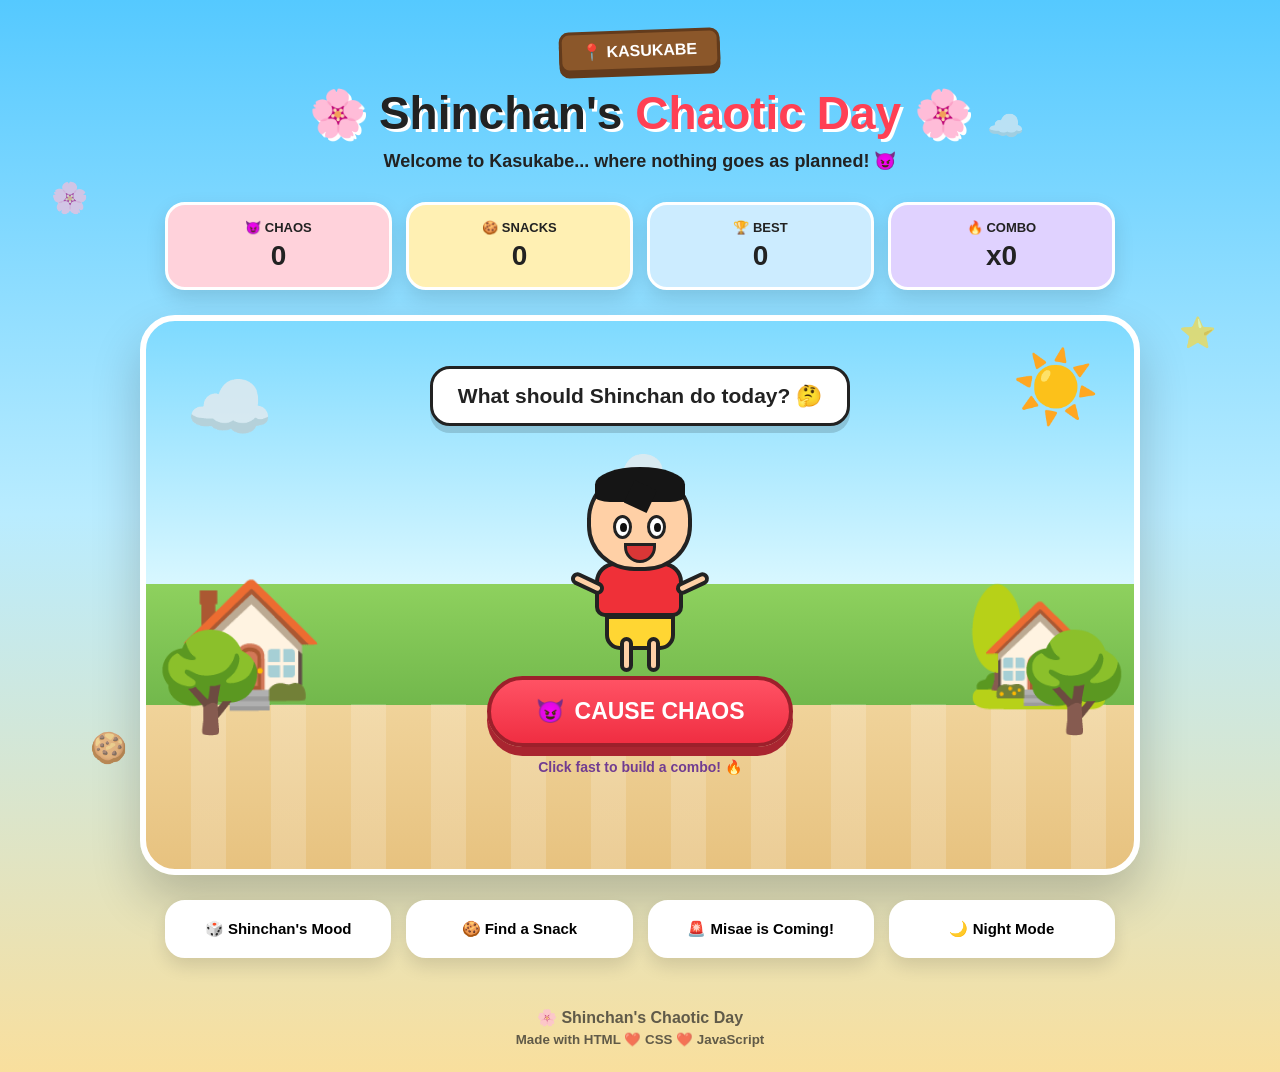
<file: index.html>
<!DOCTYPE html>
<html lang="en">

<head>
    <meta charset="UTF-8">
    <meta name="viewport" content="width=device-width, initial-scale=1.0">

    <title>Shinchan's Chaotic Day</title>

    <link rel="stylesheet" href="style.css">
</head>

<body>

    <!-- Floating background decorations -->
    <div class="floating floating-1">🌸</div>
    <div class="floating floating-2">⭐</div>
    <div class="floating floating-3">🍪</div>
    <div class="floating floating-4">☁️</div>

    <!-- HEADER -->

    <header>

        <div class="location-badge">
            📍 KASUKABE
        </div>

        <h1>
            🌸 Shinchan's <span>Chaotic Day</span> 🌸
        </h1>

        <p>
            Welcome to Kasukabe... where nothing goes as planned! 😈
        </p>

    </header>


    <!-- STATS -->

    <section class="stats">

        <div class="stat-box chaos-stat">
            <span>😈 CHAOS</span>
            <strong id="chaosScore">0</strong>
        </div>

        <div class="stat-box snack-stat">
            <span>🍪 SNACKS</span>
            <strong id="snackScore">0</strong>
        </div>

        <div class="stat-box best-stat">
            <span>🏆 BEST</span>
            <strong id="bestScore">0</strong>
        </div>

        <div class="stat-box combo-stat">
            <span>🔥 COMBO</span>
            <strong id="comboScore">x0</strong>
        </div>

    </section>


    <!-- MAIN GAME -->

    <main>

        <section class="game-world">

            <!-- Sky -->

            <div class="sun">☀️</div>

            <div class="cloud cloud-1">☁️</div>
            <div class="cloud cloud-2">☁️</div>


            <!-- Kasukabe -->

            <div class="house house-left">
                🏠
            </div>

            <div class="house house-right">
                🏡
            </div>

            <div class="tree tree-left">
                🌳
            </div>

            <div class="tree tree-right">
                🌳
            </div>


            <!-- Road -->

            <div class="road"></div>


            <!-- MESSAGE -->

            <div id="message">

                What should Shinchan do today? 🤔

            </div>


            <!-- CHARACTER -->

            <div id="character">

                <div class="shinchan-head">

                    <div class="hair"></div>

                    <div class="eye eye-left"></div>
                    <div class="eye eye-right"></div>

                    <div class="mouth"></div>

                </div>

                <div class="shinchan-body">

                    <div class="arm arm-left"></div>
                    <div class="arm arm-right"></div>

                    <div class="shirt"></div>

                    <div class="shorts"></div>

                    <div class="leg leg-left"></div>
                    <div class="leg leg-right"></div>

                </div>

            </div>


            <!-- CHAOS BUTTON -->

            <button id="chaosButton">

                😈
                <span>CAUSE CHAOS</span>

            </button>


            <!-- COMBO MESSAGE -->

            <div id="comboMessage">
                Click fast to build a combo! 🔥
            </div>


            <!-- EFFECTS -->

            <div id="effects"></div>

        </section>


        <!-- CONTROL PANEL -->

        <section class="controls">

            <button id="moodButton">

                🎲
                <span>Shinchan's Mood</span>

            </button>


            <button id="snackButton">

                🍪
                <span>Find a Snack</span>

            </button>


            <button id="escapeButton">

                🚨
                <span>Misae is Coming!</span>

            </button>


            <button id="themeButton">

                🌙
                <span>Night Mode</span>

            </button>

        </section>


        <!-- ESCAPE TIMER -->

        <div id="escapePanel" class="hidden">

            <h2>🚨 Misae is Coming!</h2>

            <p>Click RUN before she catches you!</p>

            <div id="timer">5.00</div>

            <button id="runButton">
                🏃 RUN!
            </button>

        </div>


        <!-- EASTER EGG -->

        <div id="secretMessage" class="secret hidden">

            🥚 SECRET UNLOCKED!

            <br>

            You clicked chaos 42 times.

            <br>

            Shinchan is officially impressed. 😎

        </div>

    </main>


    <!-- FOOTER -->

    <footer>

        <p>
            🌸 Shinchan's Chaotic Day
        </p>

        <small>
            Made with HTML ❤️ CSS ❤️ JavaScript
        </small>

    </footer>


    <script src="script.js"></script>

</body>

</html>
</file>
<file: style.css>
/* ==========================================
   SHINCHAN'S CHAOTIC DAY
   ========================================== */

* {
    margin: 0;
    padding: 0;
    box-sizing: border-box;
}


/* ==========================================
   BODY
   ========================================== */

body {

    min-height: 100vh;

    font-family:
        Arial,
        Helvetica,
        sans-serif;

    color: #222;

    text-align: center;

    overflow-x: hidden;

    background:
        linear-gradient(
            180deg,
            #55c9ff 0%,
            #b9ecff 48%,
            #f9df9d 100%
        );

    transition:
        background 0.6s ease,
        color 0.6s ease;
}


/* ==========================================
   FLOATING DECORATIONS
   ========================================== */

.floating {

    position: fixed;

    z-index: 0;

    font-size: 30px;

    pointer-events: none;

    opacity: 0.65;

    animation:
        floatAround 6s ease-in-out infinite;
}


.floating-1 {
    top: 20%;
    left: 4%;
}

.floating-2 {
    top: 35%;
    right: 5%;
    animation-delay: 1s;
}

.floating-3 {
    bottom: 15%;
    left: 7%;
    animation-delay: 2s;
}

.floating-4 {
    top: 12%;
    right: 20%;
    animation-delay: 3s;
}


@keyframes floatAround {

    0%,
    100% {
        transform: translateY(0) rotate(0deg);
    }

    50% {
        transform: translateY(-20px) rotate(10deg);
    }
}


/* ==========================================
   HEADER
   ========================================== */

header {

    position: relative;

    z-index: 2;

    padding: 30px 20px 20px;
}


.location-badge {

    display: inline-block;

    padding: 8px 20px;

    margin-bottom: 15px;

    background: #8b572a;

    color: white;

    font-weight: 900;

    border-radius: 10px;

    border: 3px solid #633b1c;

    box-shadow:
        0 5px 0 #633b1c;

    transform: rotate(-2deg);
}


header h1 {

    font-size: 46px;

    font-weight: 900;

    text-shadow:
        3px 3px white;

    margin-bottom: 10px;
}


header h1 span {

    color: #ff4054;

    text-shadow:
        3px 3px white;
}


header p {

    font-size: 18px;

    font-weight: 700;
}


/* ==========================================
   STATS
   ========================================== */

.stats {

    position: relative;

    z-index: 2;

    width: 92%;

    max-width: 950px;

    margin: 10px auto 25px;

    display: grid;

    grid-template-columns:
        repeat(4, 1fr);

    gap: 14px;
}


.stat-box {

    padding: 15px;

    border-radius: 20px;

    border: 3px solid white;

    box-shadow:
        0 8px 20px rgba(0, 0, 0, 0.12);

    transition: 0.3s;
}


.stat-box:hover {

    transform:
        translateY(-5px)
        rotate(-1deg);
}


.stat-box span {

    display: block;

    font-size: 13px;

    font-weight: 900;
}


.stat-box strong {

    display: block;

    font-size: 28px;

    margin-top: 5px;
}


.chaos-stat {
    background: #ffd2db;
}

.snack-stat {
    background: #fff0b3;
}

.best-stat {
    background: #ccecff;
}

.combo-stat {
    background: #e0d2ff;
}


/* ==========================================
   GAME WORLD
   ========================================== */

.game-world {

    position: relative;

    z-index: 1;

    width: 92%;

    max-width: 1000px;

    height: 560px;

    margin: auto;

    overflow: hidden;

    border-radius: 35px;

    border: 6px solid white;

    background:
        linear-gradient(
            180deg,
            #7edaff 0%,
            #d8f7ff 48%,
            #8ed15e 48%,
            #72b84c 70%,
            #f0d39a 70%,
            #e7c27f 100%
        );

    box-shadow:
        0 25px 50px rgba(0, 0, 0, 0.2);

    transition:
        transform 0.3s;
}


/* ==========================================
   SUN
   ========================================== */

.sun {

    position: absolute;

    top: 25px;

    right: 35px;

    font-size: 70px;

    animation:
        spinSun 15s linear infinite;
}


@keyframes spinSun {

    from {
        transform: rotate(0);
    }

    to {
        transform: rotate(360deg);
    }
}


/* ==========================================
   CLOUDS
   ========================================== */

.cloud {

    position: absolute;

    font-size: 70px;

    opacity: 0.8;

    animation:
        cloudMove 7s ease-in-out infinite;
}


.cloud-1 {

    top: 45px;

    left: 40px;
}


.cloud-2 {

    top: 120px;

    left: 45%;

    animation-delay: 2s;
}


@keyframes cloudMove {

    0%,
    100% {
        transform: translateX(-10px);
    }

    50% {
        transform: translateX(20px);
    }
}


/* ==========================================
   HOUSES
   ========================================== */

.house {

    position: absolute;

    bottom: 155px;

    font-size: 120px;

    z-index: 1;
}


.house-left {
    left: 30px;
}


.house-right {
    right: 20px;
}


/* ==========================================
   TREES
   ========================================== */

.tree {

    position: absolute;

    bottom: 130px;

    font-size: 95px;

    z-index: 2;

    animation:
        treeMove 2s ease-in-out infinite alternate;
}


.tree-left {
    left: 5px;
}


.tree-right {
    right: 0;
}


@keyframes treeMove {

    from {
        transform: rotate(-2deg);
    }

    to {
        transform: rotate(2deg);
    }
}


/* ==========================================
   ROAD
   ========================================== */

.road {

    position: absolute;

    left: 0;

    bottom: 0;

    width: 100%;

    height: 165px;

    background:
        repeating-linear-gradient(
            90deg,
            transparent 0,
            transparent 45px,
            rgba(255,255,255,0.7) 45px,
            rgba(255,255,255,0.7) 80px
        );

    opacity: 0.25;
}


/* ==========================================
   MESSAGE
   ========================================== */

#message {

    position: relative;

    z-index: 8;

    display: inline-block;

    margin-top: 45px;

    padding: 15px 25px;

    max-width: 600px;

    background: white;

    border-radius: 20px;

    border: 3px solid #222;

    font-size: 21px;

    font-weight: 900;

    box-shadow:
        0 7px 0 rgba(0,0,0,0.15);

    animation:
        messageFloat 3s ease-in-out infinite;

    transition: 0.3s;
}


@keyframes messageFloat {

    0%,
    100% {
        transform: translateY(0);
    }

    50% {
        transform: translateY(-5px);
    }
}


/* ==========================================
   CSS SHINCHAN-STYLE CHARACTER
   ========================================== */

#character {

    position: relative;

    z-index: 6;

    width: 130px;

    height: 190px;

    margin: 45px auto 15px;

    cursor: pointer;

    transition:
        transform 0.3s ease;
}


#character:hover {

    transform:
        scale(1.08)
        rotate(-3deg);
}


/* HEAD */

.shinchan-head {

    position: absolute;

    width: 105px;

    height: 100px;

    left: 12px;

    top: 0;

    background: #ffd0a6;

    border: 4px solid #222;

    border-radius:
        48% 48% 45% 45%;

    z-index: 3;
}


/* HAIR */

.hair {

    position: absolute;

    width: 90px;

    height: 35px;

    top: -8px;

    left: 4px;

    background: #151515;

    border-radius:
        60% 60% 20% 20%;
}


/* HAIR SPIKES */

.hair::after {

    content: "";

    position: absolute;

    width: 25px;

    height: 25px;

    background: #151515;

    left: 33px;

    top: 17px;

    transform:
        rotate(25deg);
}


/* EYES */

.eye {

    position: absolute;

    width: 19px;

    height: 24px;

    top: 40px;

    background: white;

    border: 3px solid #222;

    border-radius: 50%;
}


.eye::after {

    content: "";

    position: absolute;

    width: 7px;

    height: 9px;

    top: 5px;

    left: 4px;

    background: #111;

    border-radius: 50%;
}


.eye-left {
    left: 22px;
}


.eye-right {
    right: 22px;
}


/* MOUTH */

.mouth {

    position: absolute;

    width: 32px;

    height: 20px;

    left: 33px;

    top: 68px;

    background: #d93636;

    border: 3px solid #222;

    border-radius:
        0 0 50px 50px;
}


/* BODY */

.shinchan-body {

    position: absolute;

    top: 91px;

    left: 20px;

    width: 90px;

    height: 90px;

    z-index: 2;
}


/* RED SHIRT */

.shirt {

    width: 88px;

    height: 55px;

    background: #ef3038;

    border: 4px solid #222;

    border-radius:
        20px 20px 10px 10px;
}


/* YELLOW SHORTS */

.shorts {

    width: 70px;

    height: 35px;

    margin: -2px auto;

    background: #ffd633;

    border: 4px solid #222;

    border-radius:
        0 0 15px 15px;
}


/* ARMS */

.arm {

    position: absolute;

    width: 35px;

    height: 13px;

    background: #ffd0a6;

    border: 4px solid #222;

    border-radius: 20px;

    top: 15px;
}


.arm-left {

    left: -25px;

    transform:
        rotate(25deg);
}


.arm-right {

    right: -25px;

    transform:
        rotate(-25deg);
}


/* LEGS */

.leg {

    position: absolute;

    width: 13px;

    height: 35px;

    background: #ffd0a6;

    border: 4px solid #222;

    top: 75px;

    border-radius: 20px;
}


.leg-left {
    left: 25px;
}


.leg-right {
    right: 25px;
}


/* ==========================================
   CHAOS BUTTON
   ========================================== */

#chaosButton {

    position: relative;

    z-index: 10;

    display: inline-flex;

    align-items: center;

    gap: 10px;

    padding: 18px 45px;

    border: 4px solid #9c202b;

    border-radius: 50px;

    background:
        linear-gradient(
            180deg,
            #ff5264,
            #f02e42
        );

    color: white;

    font-size: 23px;

    font-weight: 900;

    cursor: pointer;

    box-shadow:
        0 9px 0 #a92530;

    transition:
        transform 0.15s,
        box-shadow 0.15s;
}


#chaosButton:hover {

    transform:
        translateY(-5px)
        rotate(-1deg);

    box-shadow:
        0 14px 0 #a92530;
}


#chaosButton:active {

    transform:
        translateY(6px);

    box-shadow:
        0 3px 0 #a92530;
}


/* ==========================================
   COMBO MESSAGE
   ========================================== */

#comboMessage {

    position: relative;

    z-index: 10;

    margin-top: 12px;

    font-size: 14px;

    font-weight: 800;

    color: #713c91;
}


/* ==========================================
   CONTROL BUTTONS
   ========================================== */

.controls {

    position: relative;

    z-index: 5;

    display: grid;

    grid-template-columns:
        repeat(4, 1fr);

    gap: 15px;

    width: 92%;

    max-width: 950px;

    margin: 25px auto;
}


.controls button {

    padding: 17px 12px;

    border: 3px solid white;

    border-radius: 20px;

    background: white;

    font-size: 15px;

    font-weight: 900;

    cursor: pointer;

    box-shadow:
        0 8px 18px rgba(0,0,0,0.12);

    transition:
        transform 0.25s,
        box-shadow 0.25s;
}


.controls button:hover {

    transform:
        translateY(-5px)
        rotate(-1deg);

    box-shadow:
        0 13px 22px rgba(0,0,0,0.16);
}


.controls button:active {

    transform:
        translateY(2px);
}


/* ==========================================
   ESCAPE PANEL
   ========================================== */

#escapePanel {

    position: fixed;

    z-index: 100;

    top: 50%;

    left: 50%;

    transform:
        translate(-50%, -50%);

    width: min(90%, 450px);

    padding: 30px;

    background: white;

    border: 5px solid #ff4757;

    border-radius: 25px;

    box-shadow:
        0 20px 60px rgba(0,0,0,0.3);
}


#escapePanel h2 {

    color: #e52f42;

    margin-bottom: 10px;
}


#timer {

    font-size: 55px;

    font-weight: 900;

    margin: 20px;
}


#runButton {

    padding: 15px 35px;

    border: none;

    border-radius: 30px;

    background: #ff4757;

    color: white;

    font-size: 20px;

    font-weight: 900;

    cursor: pointer;
}


/* ==========================================
   SECRET
   ========================================== */

.secret {

    width: 90%;

    max-width: 600px;

    margin: 20px auto;

    padding: 20px;

    border-radius: 20px;

    background: #fff0a8;

    border: 4px dashed #ff9f1c;

    font-weight: 900;

    line-height: 1.7;

    animation:
        secretPop 0.5s ease;
}


@keyframes secretPop {

    from {
        transform: scale(0);
    }

    to {
        transform: scale(1);
    }
}


.hidden {
    display: none !important;
}


/* ==========================================
   CHAOS EFFECT
   ========================================== */

.screen-shake {

    animation:
        screenShake 0.45s ease;
}


@keyframes screenShake {

    0% {
        transform: translateX(0);
    }

    20% {
        transform: translateX(-12px);
    }

    40% {
        transform: translateX(12px);
    }

    60% {
        transform: translateX(-8px);
    }

    80% {
        transform: translateX(8px);
    }

    100% {
        transform: translateX(0);
    }
}


/* ==========================================
   PARTICLES
   ========================================== */

.particle {

    position: absolute;

    z-index: 50;

    font-size: 28px;

    pointer-events: none;

    animation:
        particleFly 1s ease-out forwards;
}


@keyframes particleFly {

    0% {
        opacity: 1;
        transform:
            translate(0, 0)
            scale(1);
    }

    100% {
        opacity: 0;
        transform:
            translate(
                var(--x),
                var(--y)
            )
            rotate(360deg)
            scale(0.3);
    }
}


/* ==========================================
   NIGHT MODE
   ========================================== */

body.night {

    color: white;

    background:
        linear-gradient(
            180deg,
            #111936,
            #27355f,
            #10182e
        );
}


body.night .game-world {

    background:
        linear-gradient(
            180deg,
            #263765 0%,
            #384b78 48%,
            #284632 48%,
            #172b22 70%,
            #1e2534 70%
        );
}


body.night .sun {

    opacity: 0;
}


body.night .stat-box {

    color: white;

    border-color:
        rgba(255,255,255,0.5);
}


body.night .controls button {

    background: #293658;

    color: white;

    border-color:
        rgba(255,255,255,0.4);
}


body.night #message {

    background: #26334f;

    color: white;

    border-color: white;
}


/* ==========================================
   FOOTER
   ========================================== */

footer {

    position: relative;

    z-index: 5;

    padding: 25px;

    font-weight: 800;

    opacity: 0.7;
}


footer small {

    display: block;

    margin-top: 5px;
}


/* ==========================================
   MOBILE
   ========================================== */

@media (max-width: 700px) {

    header h1 {
        font-size: 30px;
    }


    header p {
        font-size: 14px;
    }


    .stats {

        grid-template-columns:
            repeat(2, 1fr);
    }


    .game-world {

        height: 540px;

        width: 94%;
    }


    .house {

        font-size: 75px;

        bottom: 155px;
    }


    .tree {

        font-size: 65px;
    }


    #message {

        font-size: 16px;

        max-width: 85%;

        margin-top: 35px;
    }


    #character {

        transform: scale(0.85);

        margin-top: 50px;
    }


    #chaosButton {

        font-size: 18px;

        padding: 15px 28px;
    }


    .controls {

        grid-template-columns:
            repeat(2, 1fr);
    }


    .controls button {

        font-size: 13px;

        padding: 14px 8px;
    }
}


@media (max-width: 400px) {

    header h1 {
        font-size: 25px;
    }


    .stats {

        gap: 7px;
    }


    .stat-box strong {
        font-size: 22px;
    }


    .game-world {

        height: 500px;
    }


    #character {

        transform: scale(0.75);
    }

}
</file>
<file: githubsrm/style.css>
/* ==========================================
   SHINCHAN'S CHAOTIC DAY
   ========================================== */

* {
    margin: 0;
    padding: 0;
    box-sizing: border-box;
}


/* ==========================================
   BODY
   ========================================== */

body {

    min-height: 100vh;

    font-family:
        Arial,
        Helvetica,
        sans-serif;

    color: #222;

    text-align: center;

    overflow-x: hidden;

    background:
        linear-gradient(
            180deg,
            #55c9ff 0%,
            #b9ecff 48%,
            #f9df9d 100%
        );

    transition:
        background 0.6s ease,
        color 0.6s ease;
}


/* ==========================================
   FLOATING DECORATIONS
   ========================================== */

.floating {

    position: fixed;

    z-index: 0;

    font-size: 30px;

    pointer-events: none;

    opacity: 0.65;

    animation:
        floatAround 6s ease-in-out infinite;
}


.floating-1 {
    top: 20%;
    left: 4%;
}

.floating-2 {
    top: 35%;
    right: 5%;
    animation-delay: 1s;
}

.floating-3 {
    bottom: 15%;
    left: 7%;
    animation-delay: 2s;
}

.floating-4 {
    top: 12%;
    right: 20%;
    animation-delay: 3s;
}


@keyframes floatAround {

    0%,
    100% {
        transform: translateY(0) rotate(0deg);
    }

    50% {
        transform: translateY(-20px) rotate(10deg);
    }
}


/* ==========================================
   HEADER
   ========================================== */

header {

    position: relative;

    z-index: 2;

    padding: 30px 20px 20px;
}


.location-badge {

    display: inline-block;

    padding: 8px 20px;

    margin-bottom: 15px;

    background: #8b572a;

    color: white;

    font-weight: 900;

    border-radius: 10px;

    border: 3px solid #633b1c;

    box-shadow:
        0 5px 0 #633b1c;

    transform: rotate(-2deg);
}


header h1 {

    font-size: 46px;

    font-weight: 900;

    text-shadow:
        3px 3px white;

    margin-bottom: 10px;
}


header h1 span {

    color: #ff4054;

    text-shadow:
        3px 3px white;
}


header p {

    font-size: 18px;

    font-weight: 700;
}


/* ==========================================
   STATS
   ========================================== */

.stats {

    position: relative;

    z-index: 2;

    width: 92%;

    max-width: 950px;

    margin: 10px auto 25px;

    display: grid;

    grid-template-columns:
        repeat(4, 1fr);

    gap: 14px;
}


.stat-box {

    padding: 15px;

    border-radius: 20px;

    border: 3px solid white;

    box-shadow:
        0 8px 20px rgba(0, 0, 0, 0.12);

    transition: 0.3s;
}


.stat-box:hover {

    transform:
        translateY(-5px)
        rotate(-1deg);
}


.stat-box span {

    display: block;

    font-size: 13px;

    font-weight: 900;
}


.stat-box strong {

    display: block;

    font-size: 28px;

    margin-top: 5px;
}


.chaos-stat {
    background: #ffd2db;
}

.snack-stat {
    background: #fff0b3;
}

.best-stat {
    background: #ccecff;
}

.combo-stat {
    background: #e0d2ff;
}


/* ==========================================
   GAME WORLD
   ========================================== */

.game-world {

    position: relative;

    z-index: 1;

    width: 92%;

    max-width: 1000px;

    height: 560px;

    margin: auto;

    overflow: hidden;

    border-radius: 35px;

    border: 6px solid white;

    background:
        linear-gradient(
            180deg,
            #7edaff 0%,
            #d8f7ff 48%,
            #8ed15e 48%,
            #72b84c 70%,
            #f0d39a 70%,
            #e7c27f 100%
        );

    box-shadow:
        0 25px 50px rgba(0, 0, 0, 0.2);

    transition:
        transform 0.3s;
}


/* ==========================================
   SUN
   ========================================== */

.sun {

    position: absolute;

    top: 25px;

    right: 35px;

    font-size: 70px;

    animation:
        spinSun 15s linear infinite;
}


@keyframes spinSun {

    from {
        transform: rotate(0);
    }

    to {
        transform: rotate(360deg);
    }
}


/* ==========================================
   CLOUDS
   ========================================== */

.cloud {

    position: absolute;

    font-size: 70px;

    opacity: 0.8;

    animation:
        cloudMove 7s ease-in-out infinite;
}


.cloud-1 {

    top: 45px;

    left: 40px;
}


.cloud-2 {

    top: 120px;

    left: 45%;

    animation-delay: 2s;
}


@keyframes cloudMove {

    0%,
    100% {
        transform: translateX(-10px);
    }

    50% {
        transform: translateX(20px);
    }
}


/* ==========================================
   HOUSES
   ========================================== */

.house {

    position: absolute;

    bottom: 155px;

    font-size: 120px;

    z-index: 1;
}


.house-left {
    left: 30px;
}


.house-right {
    right: 20px;
}


/* ==========================================
   TREES
   ========================================== */

.tree {

    position: absolute;

    bottom: 130px;

    font-size: 95px;

    z-index: 2;

    animation:
        treeMove 2s ease-in-out infinite alternate;
}


.tree-left {
    left: 5px;
}


.tree-right {
    right: 0;
}


@keyframes treeMove {

    from {
        transform: rotate(-2deg);
    }

    to {
        transform: rotate(2deg);
    }
}


/* ==========================================
   ROAD
   ========================================== */

.road {

    position: absolute;

    left: 0;

    bottom: 0;

    width: 100%;

    height: 165px;

    background:
        repeating-linear-gradient(
            90deg,
            transparent 0,
            transparent 45px,
            rgba(255,255,255,0.7) 45px,
            rgba(255,255,255,0.7) 80px
        );

    opacity: 0.25;
}


/* ==========================================
   MESSAGE
   ========================================== */

#message {

    position: relative;

    z-index: 8;

    display: inline-block;

    margin-top: 45px;

    padding: 15px 25px;

    max-width: 600px;

    background: white;

    border-radius: 20px;

    border: 3px solid #222;

    font-size: 21px;

    font-weight: 900;

    box-shadow:
        0 7px 0 rgba(0,0,0,0.15);

    animation:
        messageFloat 3s ease-in-out infinite;

    transition: 0.3s;
}


@keyframes messageFloat {

    0%,
    100% {
        transform: translateY(0);
    }

    50% {
        transform: translateY(-5px);
    }
}


/* ==========================================
   CSS SHINCHAN-STYLE CHARACTER
   ========================================== */

#character {

    position: relative;

    z-index: 6;

    width: 130px;

    height: 190px;

    margin: 45px auto 15px;

    cursor: pointer;

    transition:
        transform 0.3s ease;
}


#character:hover {

    transform:
        scale(1.08)
        rotate(-3deg);
}


/* HEAD */

.shinchan-head {

    position: absolute;

    width: 105px;

    height: 100px;

    left: 12px;

    top: 0;

    background: #ffd0a6;

    border: 4px solid #222;

    border-radius:
        48% 48% 45% 45%;

    z-index: 3;
}


/* HAIR */

.hair {

    position: absolute;

    width: 90px;

    height: 35px;

    top: -8px;

    left: 4px;

    background: #151515;

    border-radius:
        60% 60% 20% 20%;
}


/* HAIR SPIKES */

.hair::after {

    content: "";

    position: absolute;

    width: 25px;

    height: 25px;

    background: #151515;

    left: 33px;

    top: 17px;

    transform:
        rotate(25deg);
}


/* EYES */

.eye {

    position: absolute;

    width: 19px;

    height: 24px;

    top: 40px;

    background: white;

    border: 3px solid #222;

    border-radius: 50%;
}


.eye::after {

    content: "";

    position: absolute;

    width: 7px;

    height: 9px;

    top: 5px;

    left: 4px;

    background: #111;

    border-radius: 50%;
}


.eye-left {
    left: 22px;
}


.eye-right {
    right: 22px;
}


/* MOUTH */

.mouth {

    position: absolute;

    width: 32px;

    height: 20px;

    left: 33px;

    top: 68px;

    background: #d93636;

    border: 3px solid #222;

    border-radius:
        0 0 50px 50px;
}


/* BODY */

.shinchan-body {

    position: absolute;

    top: 91px;

    left: 20px;

    width: 90px;

    height: 90px;

    z-index: 2;
}


/* RED SHIRT */

.shirt {

    width: 88px;

    height: 55px;

    background: #ef3038;

    border: 4px solid #222;

    border-radius:
        20px 20px 10px 10px;
}


/* YELLOW SHORTS */

.shorts {

    width: 70px;

    height: 35px;

    margin: -2px auto;

    background: #ffd633;

    border: 4px solid #222;

    border-radius:
        0 0 15px 15px;
}


/* ARMS */

.arm {

    position: absolute;

    width: 35px;

    height: 13px;

    background: #ffd0a6;

    border: 4px solid #222;

    border-radius: 20px;

    top: 15px;
}


.arm-left {

    left: -25px;

    transform:
        rotate(25deg);
}


.arm-right {

    right: -25px;

    transform:
        rotate(-25deg);
}


/* LEGS */

.leg {

    position: absolute;

    width: 13px;

    height: 35px;

    background: #ffd0a6;

    border: 4px solid #222;

    top: 75px;

    border-radius: 20px;
}


.leg-left {
    left: 25px;
}


.leg-right {
    right: 25px;
}


/* ==========================================
   CHAOS BUTTON
   ========================================== */

#chaosButton {

    position: relative;

    z-index: 10;

    display: inline-flex;

    align-items: center;

    gap: 10px;

    padding: 18px 45px;

    border: 4px solid #9c202b;

    border-radius: 50px;

    background:
        linear-gradient(
            180deg,
            #ff5264,
            #f02e42
        );

    color: white;

    font-size: 23px;

    font-weight: 900;

    cursor: pointer;

    box-shadow:
        0 9px 0 #a92530;

    transition:
        transform 0.15s,
        box-shadow 0.15s;
}


#chaosButton:hover {

    transform:
        translateY(-5px)
        rotate(-1deg);

    box-shadow:
        0 14px 0 #a92530;
}


#chaosButton:active {

    transform:
        translateY(6px);

    box-shadow:
        0 3px 0 #a92530;
}


/* ==========================================
   COMBO MESSAGE
   ========================================== */

#comboMessage {

    position: relative;

    z-index: 10;

    margin-top: 12px;

    font-size: 14px;

    font-weight: 800;

    color: #713c91;
}


/* ==========================================
   CONTROL BUTTONS
   ========================================== */

.controls {

    position: relative;

    z-index: 5;

    display: grid;

    grid-template-columns:
        repeat(4, 1fr);

    gap: 15px;

    width: 92%;

    max-width: 950px;

    margin: 25px auto;
}


.controls button {

    padding: 17px 12px;

    border: 3px solid white;

    border-radius: 20px;

    background: white;

    font-size: 15px;

    font-weight: 900;

    cursor: pointer;

    box-shadow:
        0 8px 18px rgba(0,0,0,0.12);

    transition:
        transform 0.25s,
        box-shadow 0.25s;
}


.controls button:hover {

    transform:
        translateY(-5px)
        rotate(-1deg);

    box-shadow:
        0 13px 22px rgba(0,0,0,0.16);
}


.controls button:active {

    transform:
        translateY(2px);
}


/* ==========================================
   ESCAPE PANEL
   ========================================== */

#escapePanel {

    position: fixed;

    z-index: 100;

    top: 50%;

    left: 50%;

    transform:
        translate(-50%, -50%);

    width: min(90%, 450px);

    padding: 30px;

    background: white;

    border: 5px solid #ff4757;

    border-radius: 25px;

    box-shadow:
        0 20px 60px rgba(0,0,0,0.3);
}


#escapePanel h2 {

    color: #e52f42;

    margin-bottom: 10px;
}


#timer {

    font-size: 55px;

    font-weight: 900;

    margin: 20px;
}


#runButton {

    padding: 15px 35px;

    border: none;

    border-radius: 30px;

    background: #ff4757;

    color: white;

    font-size: 20px;

    font-weight: 900;

    cursor: pointer;
}


/* ==========================================
   SECRET
   ========================================== */

.secret {

    width: 90%;

    max-width: 600px;

    margin: 20px auto;

    padding: 20px;

    border-radius: 20px;

    background: #fff0a8;

    border: 4px dashed #ff9f1c;

    font-weight: 900;

    line-height: 1.7;

    animation:
        secretPop 0.5s ease;
}


@keyframes secretPop {

    from {
        transform: scale(0);
    }

    to {
        transform: scale(1);
    }
}


.hidden {
    display: none !important;
}


/* ==========================================
   CHAOS EFFECT
   ========================================== */

.screen-shake {

    animation:
        screenShake 0.45s ease;
}


@keyframes screenShake {

    0% {
        transform: translateX(0);
    }

    20% {
        transform: translateX(-12px);
    }

    40% {
        transform: translateX(12px);
    }

    60% {
        transform: translateX(-8px);
    }

    80% {
        transform: translateX(8px);
    }

    100% {
        transform: translateX(0);
    }
}


/* ==========================================
   PARTICLES
   ========================================== */

.particle {

    position: absolute;

    z-index: 50;

    font-size: 28px;

    pointer-events: none;

    animation:
        particleFly 1s ease-out forwards;
}


@keyframes particleFly {

    0% {
        opacity: 1;
        transform:
            translate(0, 0)
            scale(1);
    }

    100% {
        opacity: 0;
        transform:
            translate(
                var(--x),
                var(--y)
            )
            rotate(360deg)
            scale(0.3);
    }
}


/* ==========================================
   NIGHT MODE
   ========================================== */

body.night {

    color: white;

    background:
        linear-gradient(
            180deg,
            #111936,
            #27355f,
            #10182e
        );
}


body.night .game-world {

    background:
        linear-gradient(
            180deg,
            #263765 0%,
            #384b78 48%,
            #284632 48%,
            #172b22 70%,
            #1e2534 70%
        );
}


body.night .sun {

    opacity: 0;
}


body.night .stat-box {

    color: white;

    border-color:
        rgba(255,255,255,0.5);
}


body.night .controls button {

    background: #293658;

    color: white;

    border-color:
        rgba(255,255,255,0.4);
}


body.night #message {

    background: #26334f;

    color: white;

    border-color: white;
}


/* ==========================================
   FOOTER
   ========================================== */

footer {

    position: relative;

    z-index: 5;

    padding: 25px;

    font-weight: 800;

    opacity: 0.7;
}


footer small {

    display: block;

    margin-top: 5px;
}


/* ==========================================
   MOBILE
   ========================================== */

@media (max-width: 700px) {

    header h1 {
        font-size: 30px;
    }


    header p {
        font-size: 14px;
    }


    .stats {

        grid-template-columns:
            repeat(2, 1fr);
    }


    .game-world {

        height: 540px;

        width: 94%;
    }


    .house {

        font-size: 75px;

        bottom: 155px;
    }


    .tree {

        font-size: 65px;
    }


    #message {

        font-size: 16px;

        max-width: 85%;

        margin-top: 35px;
    }


    #character {

        transform: scale(0.85);

        margin-top: 50px;
    }


    #chaosButton {

        font-size: 18px;

        padding: 15px 28px;
    }


    .controls {

        grid-template-columns:
            repeat(2, 1fr);
    }


    .controls button {

        font-size: 13px;

        padding: 14px 8px;
    }
}


@media (max-width: 400px) {

    header h1 {
        font-size: 25px;
    }


    .stats {

        gap: 7px;
    }


    .stat-box strong {
        font-size: 22px;
    }


    .game-world {

        height: 500px;
    }


    #character {

        transform: scale(0.75);
    }

}
</file>
